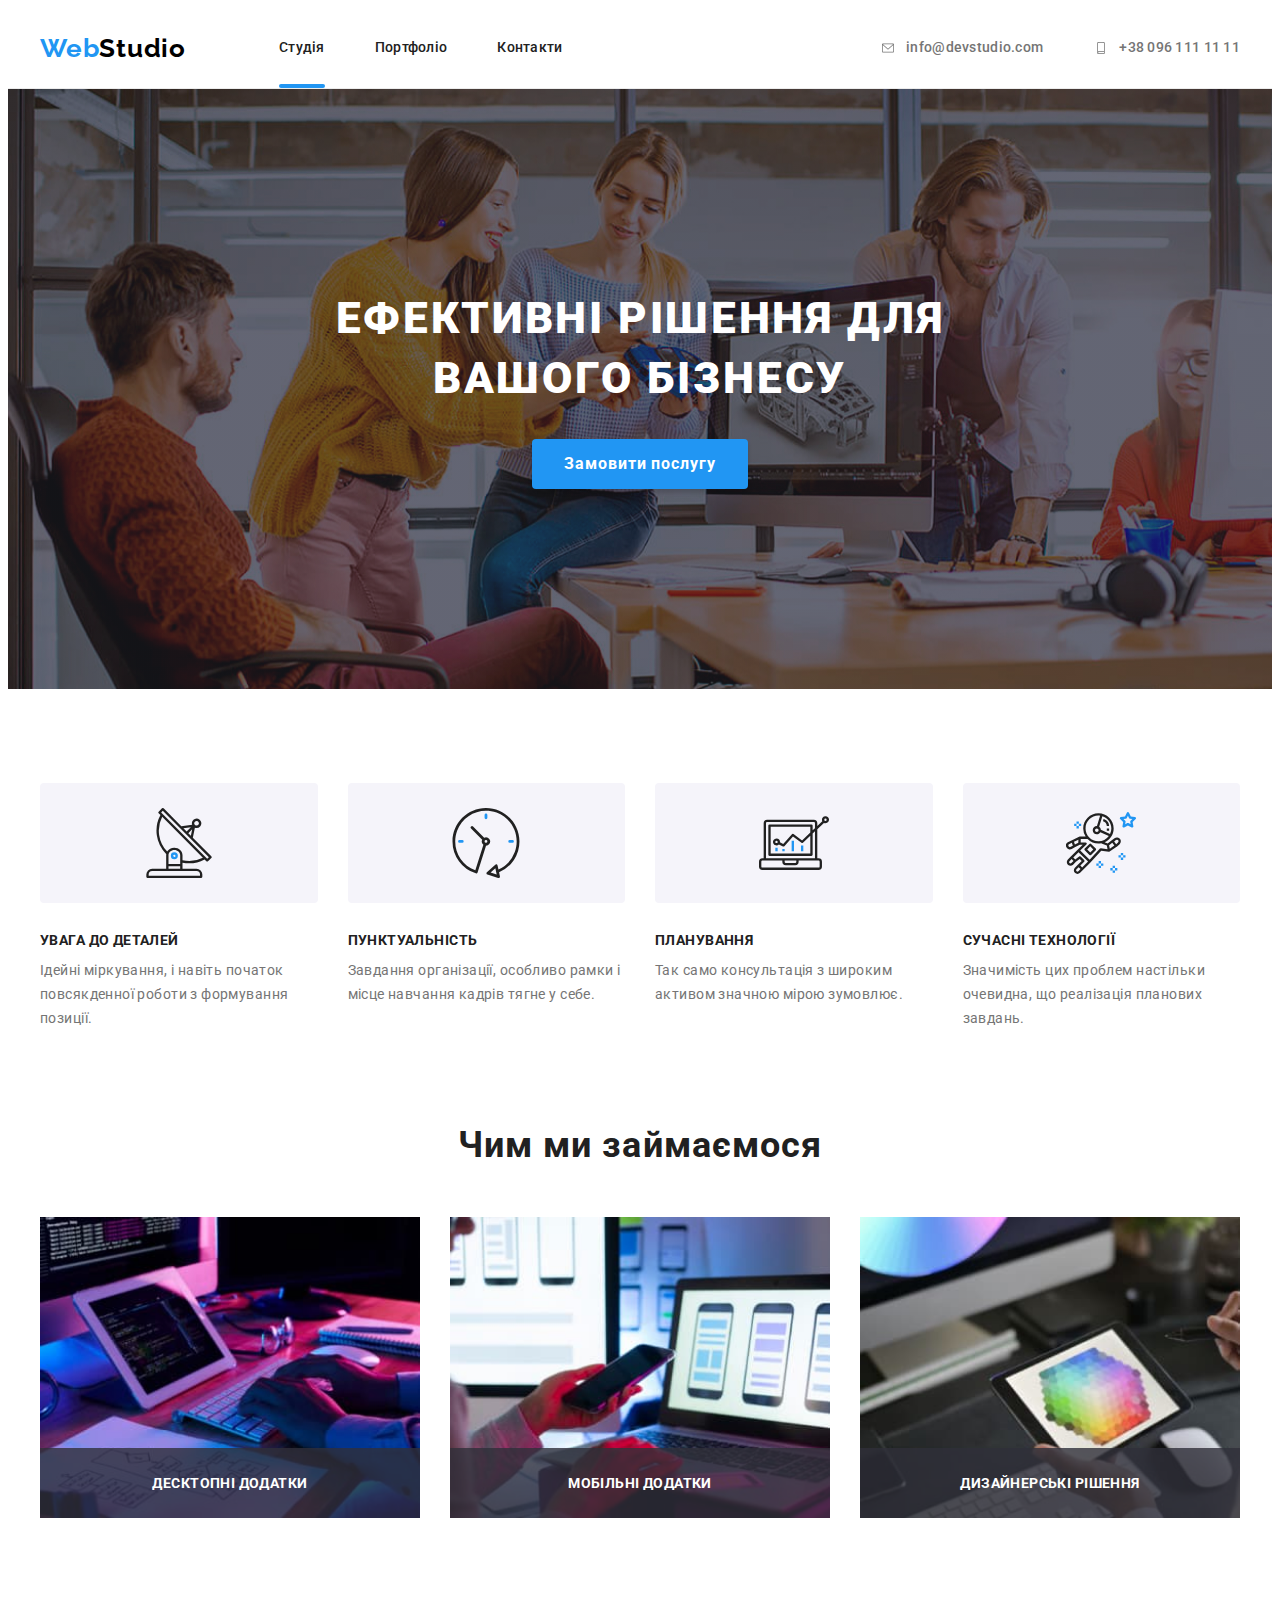
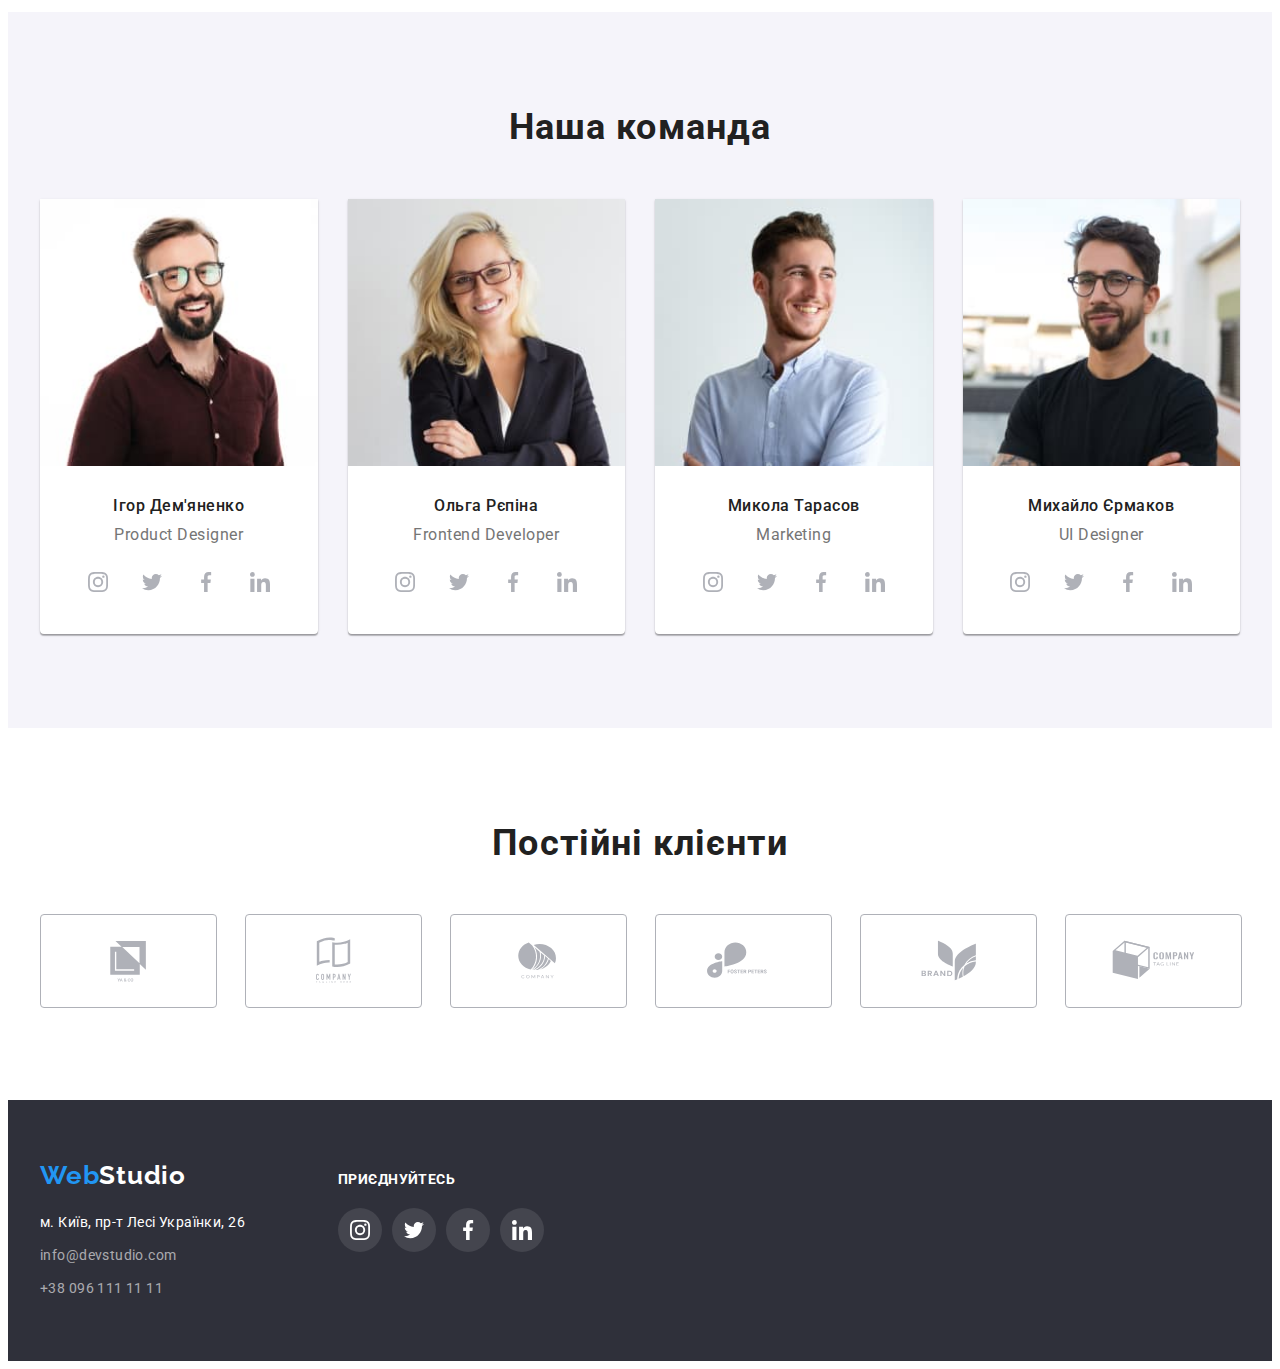
<file: index.html>
<!DOCTYPE html>
<html lang="uk">
  <head>
    <meta charset="UTF-8" />
    <meta http-equiv="X-UA-Compatible" content="IE=edge" />
    <meta name="viewport" content="width=device-width, initial-scale=1.0" />
    <title>Web studio</title>
    <link rel="preconnect" href="https://fonts.googleapis.com" />
    <link rel="preconnect" href="https://fonts.gstatic.com" crossorigin />
    <link
      href="https://fonts.googleapis.com/css2?family=Raleway:wght@700&family=Roboto:wght@400;500;700;900&display=swap"
      rel="stylesheet"
    />
    <link
      rel="stylesheet"
      href="https://cdnjs.cloudflare.com/ajax/libs/modern-normalize/1.1.0/modern-normalize.min.css"
      integrity="sha512-wpPYUAdjBVSE4KJnH1VR1HeZfpl1ub8YT/NKx4PuQ5NmX2tKuGu6U/JRp5y+Y8XG2tV+wKQpNHVUX03MfMFn9Q=="
      crossorigin="anonymous"
      referrerpolicy="no-referrer"
    />
    <link
      rel="stylesheet"
      href="https://cdnjs.cloudflare.com/ajax/libs/animate.css/4.1.1/animate.min.css"
    />
    <link rel="stylesheet" href="./css/styles.css" />
  </head>

  <body>
    <header class="header">
      <div class="container header-container">
        <a class="logo" href="./index.html" lang="en"
          ><span class="header-logo-web">Web</span>Studio</a
        >
        <nav class="nav-site">
          <ul class="nav-site-list">
            <li class="nav-site-item">
              <a class="nav-site-link current" href="./index.html">Студія</a>
            </li>
            <li class="nav-site-item">
              <a class="nav-site-link" href="./portfolio.html">Портфоліо</a>
            </li>
            <li class="nav-site-item">
              <a class="nav-site-link" href="#">Контакти</a>
            </li>
          </ul>
        </nav>
        <ul class="header-contacts-list">
          <li class="header-contacts-item">
            <a
              class="header-contacts-link"
              href="mailto:info@devstudio.com"
              lang="en"
              ><svg class="contacts-link-icon" width="16" height="12">
                <use href="./images/icons.svg#envelope"></use>
              </svg>
              info@devstudio.com</a
            >
          </li>
          <li class="header-contacts-item">
            <a class="header-contacts-link" href="tel:+380961111111">
              <svg class="contacts-link-icon" width="16" height="12">
                <use href="./images/icons.svg#smartphone"></use>
              </svg>
              +38 096 111 11 11
            </a>
          </li>
        </ul>
      </div>
    </header>

    <main>
      <!--Hero-->
      <section class="hero">
        <div class="container container-hero">
          <h1 class="hero-title animate__animated animate__zoomIn">
            Ефективні рішення для<br />
            вашого бізнесу
          </h1>
          <button class="hero-btn btn" type="button" data-modal-open>
            Замовити послугу
          </button>
        </div>
      </section>

      <!--Features-->
      <section class="features section">
        <div class="container">
          <h2 class="visually-hiden">Особливості</h2>
          <ul class="features-list">
            <li class="features-item">
              <div class="features-icon">
                <svg width="70" height="70">
                  <use href="./images/icons.svg#antenna"></use>
                </svg>
              </div>
              <h3 class="features-title">УВАГА ДО ДЕТАЛЕЙ</h3>
              <p class="features-text">
                Ідейні міркування, і навіть початок повсякденної роботи з
                формування позиції.
              </p>
            </li>

            <li class="features-item">
              <div class="features-icon">
                <svg width="70" height="70">
                  <use href="./images/icons.svg#clock"></use>
                </svg>
              </div>
              <h3 class="features-title">ПУНКТУАЛЬНІСТЬ</h3>
              <p class="features-text">
                Завдання організації, особливо рамки і місце навчання кадрів
                тягне у себе.
              </p>
            </li>

            <li class="features-item">
              <div class="features-icon">
                <svg width="70" height="70">
                  <use href="./images/icons.svg#diagram"></use>
                </svg>
              </div>
              <h3 class="features-title">ПЛАНУВАННЯ</h3>
              <p class="features-text">
                Так само консультація з широким активом значною мірою зумовлює.
              </p>
            </li>

            <li class="features-item">
              <div class="features-icon">
                <svg width="70" height="70">
                  <use href="./images/icons.svg#astronaut"></use>
                </svg>
              </div>
              <h3 class="features-title">СУЧАСНІ ТЕХНОЛОГІЇ</h3>
              <p class="features-text">
                Значимість цих проблем настільки очевидна, що реалізація
                планових завдань.
              </p>
            </li>
          </ul>
        </div>
      </section>

      <!--Works-->
      <section class="works section">
        <div class="container">
          <h2 class="section-title">Чим ми займаємося</h2>
          <ul class="works-list">
            <li class="works-item">
              <img
                src="./images/box_1.jpg"
                alt="Розробник створює код"
                width="370"
              />
              <p class="works-top-text">Десктопні додатки</p>
            </li>
            <li class="works-item">
              <img
                src="./images/box_2.jpg"
                alt="Розробник створює адаптивну версію для смартфону"
                width="370"
              />
              <p class="works-top-text">Мобільні додатки</p>
            </li>
            <li class="works-item">
              <img
                src="./images/box_3.jpg"
                alt="Розробник створює дизайн сайту"
                width="370"
              />
              <p class="works-top-text">Дизайнерські рішення</p>
            </li>
          </ul>
        </div>
      </section>

      <!--Team-->
      <section class="team section">
        <div class="container">
          <h2 class="section-title">Наша команда</h2>
          <ul class="team-list">
            <li class="team-card">
              <img
                src="./images/team_card_1.jpg"
                alt="Фото Ігор Дем'яненко"
                width="270"
              />
              <div class="team-card-bottom">
                <h3 class="card-title">Ігор Дем'яненко</h3>
                <p class="card-text" lang="en">Product Designer</p>
                <ul class="social-list">
                  <li class="social-item">
                    <a
                      class="social-link"
                      href="https://www.instagram.com/"
                      target="_blank"
                      rel="noopener noreferrer"
                    >
                      <svg class="social-icon" width="20" height="20">
                        <use href="./images/icons.svg#instagram"></use>
                      </svg>
                    </a>
                  </li>
                  <li class="social-item">
                    <a
                      class="social-link"
                      href="https://twitter.com/"
                      target="_blank"
                      rel="noopener noreferrer"
                    >
                      <svg class="social-icon" width="20" height="20">
                        <use href="./images/icons.svg#twitter"></use>
                      </svg>
                    </a>
                  </li>
                  <li class="social-item">
                    <a
                      class="social-link"
                      href="https://www.facebook.com/"
                      target="_blank"
                      rel="noopener noreferrer"
                    >
                      <svg class="social-icon" width="20" height="20">
                        <use href="./images/icons.svg#facebook"></use>
                      </svg>
                    </a>
                  </li>
                  <li class="social-item">
                    <a
                      class="social-link"
                      href="https://www.linkedin.com/"
                      target="_blank"
                      rel="noopener noreferrer"
                    >
                      <svg class="social-icon" width="20" height="20">
                        <use href="./images/icons.svg#linkedin"></use>
                      </svg>
                    </a>
                  </li>
                </ul>
              </div>
            </li>
            <li class="team-card">
              <img
                src="./images/team_card_2.jpg"
                alt="Фото Ольга Рєпіна"
                width="270"
              />
              <div class="team-card-bottom">
                <h3 class="card-title">Ольга Рєпіна</h3>
                <p class="card-text" lang="en">Frontend Developer</p>
                <ul class="social-list">
                  <li class="social-item">
                    <a
                      class="social-link"
                      href="https://www.instagram.com/"
                      target="_blank"
                      rel="noopener noreferrer"
                    >
                      <svg class="social-icon" width="20" height="20">
                        <use href="./images/icons.svg#instagram"></use>
                      </svg>
                    </a>
                  </li>
                  <li class="social-item">
                    <a
                      class="social-link"
                      href="https://twitter.com/"
                      target="_blank"
                      rel="noopener noreferrer"
                    >
                      <svg class="social-icon" width="20" height="20">
                        <use href="./images/icons.svg#twitter"></use>
                      </svg>
                    </a>
                  </li>
                  <li class="social-item">
                    <a
                      class="social-link"
                      href="https://www.facebook.com/"
                      target="_blank"
                      rel="noopener noreferrer"
                    >
                      <svg class="social-icon" width="20" height="20">
                        <use href="./images/icons.svg#facebook"></use>
                      </svg>
                    </a>
                  </li>
                  <li class="social-item">
                    <a
                      class="social-link"
                      href="https://www.linkedin.com/"
                      target="_blank"
                      rel="noopener noreferrer"
                    >
                      <svg class="social-icon" width="20" height="20">
                        <use href="./images/icons.svg#linkedin"></use>
                      </svg>
                    </a>
                  </li>
                </ul>
              </div>
            </li>
            <li class="team-card">
              <img
                src="./images/team_card_3.jpg"
                alt="Фото Микола Тарасов"
                width="270"
              />
              <div class="team-card-bottom">
                <h3 class="card-title">Микола Тарасов</h3>
                <p class="card-text" lang="en">Marketing</p>
                <ul class="social-list">
                  <li class="social-item">
                    <a
                      class="social-link"
                      href="https://www.instagram.com/"
                      target="_blank"
                      rel="noopener noreferrer"
                    >
                      <svg class="social-icon" width="20" height="20">
                        <use href="./images/icons.svg#instagram"></use>
                      </svg>
                    </a>
                  </li>
                  <li class="social-item">
                    <a
                      class="social-link"
                      href="https://twitter.com/"
                      target="_blank"
                      rel="noopener noreferrer"
                    >
                      <svg class="social-icon" width="20" height="20">
                        <use href="./images/icons.svg#twitter"></use>
                      </svg>
                    </a>
                  </li>
                  <li class="social-item">
                    <a
                      class="social-link"
                      href="https://www.facebook.com/"
                      target="_blank"
                      rel="noopener noreferrer"
                    >
                      <svg class="social-icon" width="20" height="20">
                        <use href="./images/icons.svg#facebook"></use>
                      </svg>
                    </a>
                  </li>
                  <li class="social-item">
                    <a
                      class="social-link"
                      href="https://www.linkedin.com/"
                      target="_blank"
                      rel="noopener noreferrer"
                    >
                      <svg class="social-icon" width="20" height="20">
                        <use href="./images/icons.svg#linkedin"></use>
                      </svg>
                    </a>
                  </li>
                </ul>
              </div>
            </li>
            <li class="team-card">
              <img
                src="./images/team_card_4.jpg"
                alt="Фото Михайло Єрмаков"
                width="270"
              />
              <div class="team-card-bottom">
                <h3 class="card-title">Михайло Єрмаков</h3>
                <p class="card-text" lang="en">UI Designer</p>
                <ul class="social-list">
                  <li class="social-item">
                    <a
                      class="social-link"
                      href="https://www.instagram.com/"
                      target="_blank"
                      rel="noopener noreferrer"
                    >
                      <svg class="social-icon" width="20" height="20">
                        <use href="./images/icons.svg#instagram"></use>
                      </svg>
                    </a>
                  </li>
                  <li class="social-item">
                    <a
                      class="social-link"
                      href="https://twitter.com/"
                      target="_blank"
                      rel="noopener noreferrer"
                    >
                      <svg class="social-icon" width="20" height="20">
                        <use href="./images/icons.svg#twitter"></use>
                      </svg>
                    </a>
                  </li>
                  <li class="social-item">
                    <a
                      class="social-link"
                      href="https://www.facebook.com/"
                      target="_blank"
                      rel="noopener noreferrer"
                    >
                      <svg class="social-icon" width="20" height="20">
                        <use href="./images/icons.svg#facebook"></use>
                      </svg>
                    </a>
                  </li>
                  <li class="social-item">
                    <a
                      class="social-link"
                      href="https://www.linkedin.com/"
                      target="_blank"
                      rel="noopener noreferrer"
                    >
                      <svg class="social-icon" width="20" height="20">
                        <use href="./images/icons.svg#linkedin"></use>
                      </svg>
                    </a>
                  </li>
                </ul>
              </div>
            </li>
          </ul>
        </div>
      </section>

      <!-- Clients -->
      <section class="clients section">
        <div class="container">
          <h2 class="section-title">Постійні клієнти</h2>
          <ul class="clients-list">
            <li class="clients-item">
              <a
                class="clients-link"
                href="#"
                target="_blank"
                rel="noopener noreferrer"
              >
                <svg class="clients-icon" width="106" height="60">
                  <use href="./images/icons.svg#logo-client-first"></use>
                </svg>
              </a>
            </li>
            <li class="clients-item">
              <a
                class="clients-link"
                href="#"
                target="_blank"
                rel="noopener noreferrer"
              >
                <svg class="clients-icon" width="106" height="60">
                  <use href="./images/icons.svg#logo-client-second"></use>
                </svg>
              </a>
            </li>
            <li class="clients-item">
              <a
                class="clients-link"
                href="#"
                target="_blank"
                rel="noopener noreferrer"
              >
                <svg class="clients-icon" width="106" height="60">
                  <use href="./images/icons.svg#logo-client-third"></use>
                </svg>
              </a>
            </li>
            <li class="clients-item">
              <a
                class="clients-link"
                href="#"
                target="_blank"
                rel="noopener noreferrer"
              >
                <svg class="clients-icon" width="106" height="60">
                  <use href="./images/icons.svg#logo-client-fourth"></use>
                </svg>
              </a>
            </li>
            <li class="clients-item">
              <a
                class="clients-link"
                href="#"
                target="_blank"
                rel="noopener noreferrer"
              >
                <svg class="clients-icon" width="106" height="60">
                  <use href="./images/icons.svg#logo-client-fifth"></use>
                </svg>
              </a>
            </li>
            <li class="clients-item">
              <a
                class="clients-link"
                href="#"
                target="_blank"
                rel="noopener noreferrer"
              >
                <svg class="clients-icon" width="106" height="60">
                  <use href="./images/icons.svg#logo-client-sixth"></use>
                </svg>
              </a>
            </li>
          </ul>
        </div>
      </section>
    </main>

    <footer class="footer">
      <div class="container container-footer">
        <div>
          <a class="logo footer-logo" href="./index.html" lang="en"
            ><span class="header-logo-web">Web</span>Studio</a
          >
          <address class="address">
            м. Київ, пр-т Лесі Українки, 26
            <ul class="footer-list">
              <li class="footer-item">
                <a
                  class="footer-link"
                  href="mailto:info@devstudio.com"
                  lang="en"
                  >info@devstudio.com</a
                >
              </li>
              <li class="footer-item">
                <a class="footer-link" href="tel:+380961111111"
                  >+38 096 111 11 11</a
                >
              </li>
            </ul>
          </address>
        </div>
        <div>
          <h2 class="footer-title">приєднуйтесь</h2>
          <ul class="social-list">
            <li class="social-item">
              <a
                class="social-link footer-social-link"
                href="https://www.instagram.com/"
                target="_blank"
                rel="noopener noreferrer"
              >
                <svg class="footer-social-icon" width="20" height="20">
                  <use href="./images/icons.svg#instagram"></use>
                </svg>
              </a>
            </li>
            <li class="social-item">
              <a
                class="social-link footer-social-link"
                href="https://twitter.com/"
                target="_blank"
                rel="noopener noreferrer"
              >
                <svg class="footer-social-icon" width="20" height="20">
                  <use href="./images/icons.svg#twitter"></use>
                </svg>
              </a>
            </li>
            <li class="social-item">
              <a
                class="social-link footer-social-link"
                href="https://www.facebook.com/"
                target="_blank"
                rel="noopener noreferrer"
              >
                <svg class="footer-social-icon" width="20" height="20">
                  <use href="./images/icons.svg#facebook"></use>
                </svg>
              </a>
            </li>
            <li class="social-item">
              <a
                class="social-link footer-social-link"
                href="https://www.linkedin.com/"
                target="_blank"
                rel="noopener noreferrer"
              >
                <svg class="footer-social-icon" width="20" height="20">
                  <use href="./images/icons.svg#linkedin"></use>
                </svg>
              </a>
            </li>
          </ul>
        </div>
      </div>
    </footer>

    <div class="backdrop is-hidden" data-modal>
      <div class="modal">
        <button class="modal-close" type="button" data-modal-close>
          <svg class="modal-close-icon" width="18px" height="18px">
            <use href="./images/icons.svg#close-btn"></use>
          </svg>
        </button>
      </div>
    </div>
    <script src="./js/modal.js"></script>
  </body>
</html>
</file>
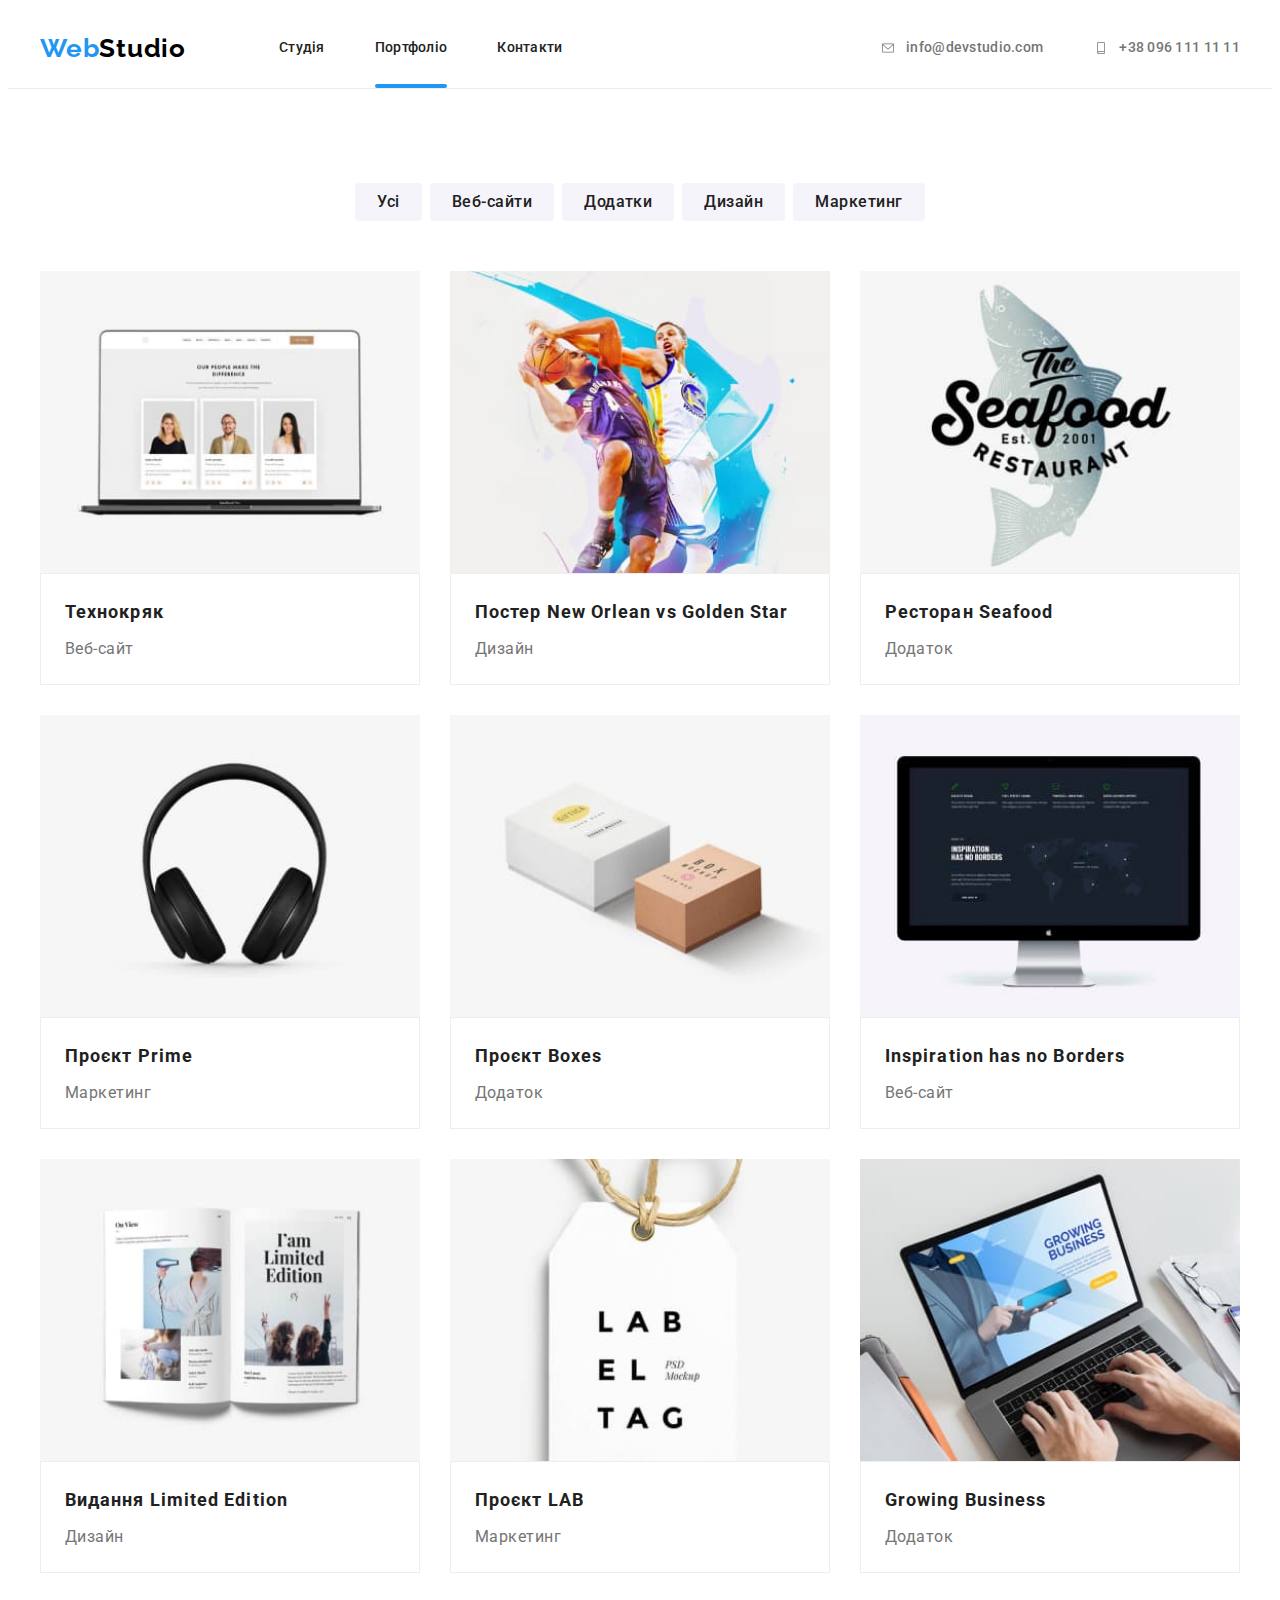
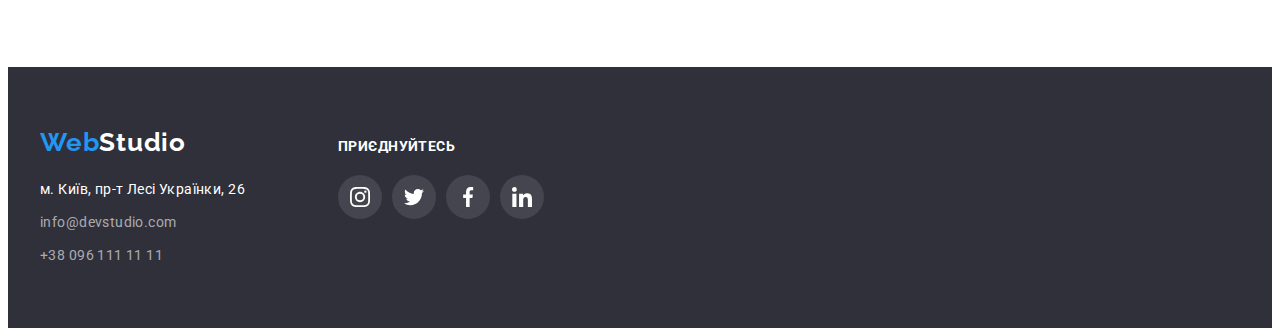
<file: portfolio.html>
<!DOCTYPE html>
<html lang="uk">
  <head>
    <meta charset="UTF-8" />
    <meta http-equiv="X-UA-Compatible" content="IE=edge" />
    <meta name="viewport" content="width=device-width, initial-scale=1.0" />
    <title>Portfolio</title>
    <link rel="preconnect" href="https://fonts.googleapis.com" />
    <link rel="preconnect" href="https://fonts.gstatic.com" crossorigin />
    <link
      href="https://fonts.googleapis.com/css2?family=Raleway:wght@700&family=Roboto:wght@400;500;700&display=swap"
      rel="stylesheet"
    />
    <link
      rel="stylesheet"
      href="https://cdnjs.cloudflare.com/ajax/libs/modern-normalize/1.1.0/modern-normalize.min.css"
      integrity="sha512-wpPYUAdjBVSE4KJnH1VR1HeZfpl1ub8YT/NKx4PuQ5NmX2tKuGu6U/JRp5y+Y8XG2tV+wKQpNHVUX03MfMFn9Q=="
      crossorigin="anonymous"
      referrerpolicy="no-referrer"
    />
    <link
      rel="stylesheet"
      href="https://cdnjs.cloudflare.com/ajax/libs/animate.css/4.1.1/animate.min.css"
    />
    <link rel="stylesheet" href="./css/styles.css" />
  </head>

  <body>
    <header class="header">
      <div class="container header-container">
        <a class="logo" href="./index.html" lang="en"
          ><span class="header-logo-web">Web</span>Studio</a
        >
        <nav class="nav-site">
          <ul class="nav-site-list">
            <li class="nav-site-item">
              <a class="nav-site-link" href="./index.html">Студія</a>
            </li>
            <li class="nav-site-item">
              <a class="nav-site-link current" href="./portfolio.html"
                >Портфоліо</a
              >
            </li>
            <li class="nav-site-item">
              <a class="nav-site-link" href="#">Контакти</a>
            </li>
          </ul>
        </nav>
        <ul class="header-contacts-list">
          <li class="header-contacts-item">
            <a
              class="header-contacts-link"
              href="mailto:info@devstudio.com"
              lang="en"
              ><svg class="contacts-link-icon" width="16" height="12">
                <use href="./images/icons.svg#envelope"></use>
              </svg>
              info@devstudio.com</a
            >
          </li>
          <li class="header-contacts-item">
            <a class="header-contacts-link" href="tel:+380961111111">
              <svg class="contacts-link-icon" width="16" height="12">
                <use href="./images/icons.svg#smartphone"></use>
              </svg>
              +38 096 111 11 11
            </a>
          </li>
        </ul>
      </div>
    </header>

    <main>
      <section class="section">
        <div class="container">
          <h1 class="visually-hiden">Портфоліо</h1>
          <ul class="portfolio-filters-list">
            <li class="portfolio-filters-item">
              <button class="portfolio-btn btn" type="button">Усі</button>
            </li>
            <li class="portfolio-filters-item">
              <button class="portfolio-btn btn" type="button">Веб-сайти</button>
            </li>
            <li class="portfolio-filters-item">
              <button class="portfolio-btn btn" type="button">Додатки</button>
            </li>
            <li class="portfolio-filters-item">
              <button class="portfolio-btn btn" type="button">Дизайн</button>
            </li>
            <li class="portfolio-filters-item">
              <button class="portfolio-btn btn" type="button">Маркетинг</button>
            </li>
          </ul>
          <ul class="portfolio-projects-list">
            <li class="portfolio-projects-item">
              <a class="portfolio-projects-link" href="">
                <div class="portfolio-top-wrap">
                  <img
                    src="./images/project1.jpg"
                    alt="Відкритий ноутбук"
                    width="370"
                  />
                  <p class="portfolio-top-text">
                    Ресурс пропонує комплексні пропозиції з різним рівнем
                    функціоналу та сервісів. Все це дозволить відвідувачу
                    отримати вичерпні відомості про компанію чи приватну особу.
                  </p>
                </div>
                <div class="portfolio-description">
                  <h2 class="portfolio-title">Технокряк</h2>
                  <p class="portfolio-text">Веб-сайт</p>
                </div>
              </a>
            </li>
            <li class="portfolio-projects-item">
              <a class="portfolio-projects-link" href="">
                <div class="portfolio-top-wrap">
                  <img
                    src="./images/project2.jpg"
                    alt="Два баскетболісти"
                    width="370"
                  />
                  <p class="portfolio-top-text">
                    Ресурс пропонує комплексні пропозиції з різним рівнем
                    функціоналу та сервісів. Все це дозволить відвідувачу
                    отримати вичерпні відомості про компанію чи приватну особу.
                  </p>
                </div>
                <div class="portfolio-description">
                  <h2 class="portfolio-title">
                    Постер New Orlean vs Golden Star
                  </h2>
                  <p class="portfolio-text">Дизайн</p>
                </div>
              </a>
            </li>
            <li class="portfolio-projects-item">
              <a class="portfolio-projects-link" href="">
                <div class="portfolio-top-wrap">
                  <img
                    src="./images/project3.jpg"
                    alt="Лого рибного ресторану"
                    width="370"
                  />
                  <p class="portfolio-top-text">
                    Ресурс пропонує комплексні пропозиції з різним рівнем
                    функціоналу та сервісів. Все це дозволить відвідувачу
                    отримати вичерпні відомості про компанію чи приватну особу.
                  </p>
                </div>
                <div class="portfolio-description">
                  <h2 class="portfolio-title">Ресторан Seafood</h2>
                  <p class="portfolio-text">Додаток</p>
                </div>
              </a>
            </li>
            <li class="portfolio-projects-item">
              <a class="portfolio-projects-link" href="">
                <div class="portfolio-top-wrap">
                  <img
                    src="./images/project4.jpg"
                    alt="Навушники"
                    width="370"
                  />
                  <p class="portfolio-top-text">
                    Ресурс пропонує комплексні пропозиції з різним рівнем
                    функціоналу та сервісів. Все це дозволить відвідувачу
                    отримати вичерпні відомості про компанію чи приватну особу.
                  </p>
                </div>
                <div class="portfolio-description">
                  <h2 class="portfolio-title">Проєкт Prime</h2>
                  <p class="portfolio-text">Маркетинг</p>
                </div>
              </a>
            </li>
            <li class="portfolio-projects-item">
              <a class="portfolio-projects-link" href="">
                <div class="portfolio-top-wrap">
                  <img
                    src="./images/project5.jpg"
                    alt="Дві коробки"
                    width="370"
                  />
                  <p class="portfolio-top-text">
                    Ресурс пропонує комплексні пропозиції з різним рівнем
                    функціоналу та сервісів. Все це дозволить відвідувачу
                    отримати вичерпні відомості про компанію чи приватну особу.
                  </p>
                </div>
                <div class="portfolio-description">
                  <h2 class="portfolio-title">Проєкт Boxes</h2>
                  <p class="portfolio-text">Додаток</p>
                </div>
              </a>
            </li>
            <li class="portfolio-projects-item">
              <a class="portfolio-projects-link" href="">
                <div class="portfolio-top-wrap">
                  <img
                    src="./images/project6.jpg"
                    alt="Монітор MAC"
                    width="370"
                  />
                  <p class="portfolio-top-text">
                    Ресурс пропонує комплексні пропозиції з різним рівнем
                    функціоналу та сервісів. Все це дозволить відвідувачу
                    отримати вичерпні відомості про компанію чи приватну особу.
                  </p>
                </div>
                <div class="portfolio-description">
                  <h2 class="portfolio-title">Inspiration has no Borders</h2>
                  <p class="portfolio-text">Веб-сайт</p>
                </div>
              </a>
            </li>
            <li class="portfolio-projects-item">
              <a class="portfolio-projects-link" href="">
                <div class="portfolio-top-wrap">
                  <img
                    src="./images/project7.jpg"
                    alt="Рознорнута книга"
                    width="370"
                  />
                  <p class="portfolio-top-text">
                    Ресурс пропонує комплексні пропозиції з різним рівнем
                    функціоналу та сервісів. Все це дозволить відвідувачу
                    отримати вичерпні відомості про компанію чи приватну особу.
                  </p>
                </div>
                <div class="portfolio-description">
                  <h2 class="portfolio-title">Видання Limited Edition</h2>
                  <p class="portfolio-text">Дизайн</p>
                </div>
              </a>
            </li>
            <li class="portfolio-projects-item">
              <a class="portfolio-projects-link" href="">
                <div class="portfolio-top-wrap">
                  <img
                    src="./images/project8.jpg"
                    alt="Бірка LABEL TAG"
                    width="370"
                  />
                  <p class="portfolio-top-text">
                    Ресурс пропонує комплексні пропозиції з різним рівнем
                    функціоналу та сервісів. Все це дозволить відвідувачу
                    отримати вичерпні відомості про компанію чи приватну особу.
                  </p>
                </div>
                <div class="portfolio-description">
                  <h2 class="portfolio-title">Проєкт LAB</h2>
                  <p class="portfolio-text">Маркетинг</p>
                </div>
              </a>
            </li>
            <li class="portfolio-projects-item">
              <a class="portfolio-projects-link" href="">
                <div class="portfolio-top-wrap">
                  <img
                    src="./images/project9.jpg"
                    alt="Презентація мобільного застосунку"
                    width="370"
                  />
                  <p class="portfolio-top-text">
                    Ресурс пропонує комплексні пропозиції з різним рівнем
                    функціоналу та сервісів. Все це дозволить відвідувачу
                    отримати вичерпні відомості про компанію чи приватну особу.
                  </p>
                </div>
                <div class="portfolio-description">
                  <h2 class="portfolio-title">Growing Business</h2>
                  <p class="portfolio-text">Додаток</p>
                </div>
              </a>
            </li>
          </ul>
        </div>
      </section>
    </main>

    <footer class="footer">
      <div class="container container-footer">
        <div class="footer-address">
          <a class="logo footer-logo" href="./index.html" lang="en"
            ><span class="header-logo-web">Web</span>Studio</a
          >
          <address class="address">
            м. Київ, пр-т Лесі Українки, 26
            <ul class="footer-list">
              <li class="footer-item">
                <a
                  class="footer-link"
                  href="mailto:info@devstudio.com"
                  lang="en"
                  >info@devstudio.com</a
                >
              </li>
              <li class="footer-item">
                <a class="footer-link" href="tel:+380961111111"
                  >+38 096 111 11 11</a
                >
              </li>
            </ul>
          </address>
        </div>
        <div class="footer-join-in">
          <h2 class="footer-title">приєднуйтесь</h2>
          <ul class="social-list">
            <li class="social-item">
              <a
                class="social-link footer-social-link"
                href="https://www.instagram.com/"
                target="_blank"
                rel="noopener noreferrer"
              >
                <svg class="footer-social-icon" width="20" height="20">
                  <use href="./images/icons.svg#instagram"></use>
                </svg>
              </a>
            </li>
            <li class="social-item">
              <a
                class="social-link footer-social-link"
                href="https://twitter.com/"
                target="_blank"
                rel="noopener noreferrer"
              >
                <svg class="footer-social-icon" width="20" height="20">
                  <use href="./images/icons.svg#twitter"></use>
                </svg>
              </a>
            </li>
            <li class="social-item">
              <a
                class="social-link footer-social-link"
                href="https://www.facebook.com/"
                target="_blank"
                rel="noopener noreferrer"
              >
                <svg class="footer-social-icon" width="20" height="20">
                  <use href="./images/icons.svg#facebook"></use>
                </svg>
              </a>
            </li>
            <li class="social-item">
              <a
                class="social-link footer-social-link"
                href="https://www.linkedin.com/"
                target="_blank"
                rel="noopener noreferrer"
              >
                <svg class="footer-social-icon" width="20" height="20">
                  <use href="./images/icons.svg#linkedin"></use>
                </svg>
              </a>
            </li>
          </ul>
        </div>
      </div>
    </footer>
  </body>
</html>
</file>
<file: css/styles.css>
:root {
    --main-color: #212121;
    --color-gray: #757575;
    --color-blue: #2196F3;
    --color-blue-dark: #188CE8;
    --color-white: #FFFFFF;
    --color-black: #000000;
    --color-footer-link: rgba(255, 255, 255, 0.6);
    --color-portfolio-btn: #F5F4FA;
    --background-color-dark: #2F303A;
    --background-color-hero: rgba(47, 48, 58, 0.4);
    --background-color-hero-second: #C4C4C4;
    --background-color-light: #F5F4FA;
    --background-color-white: var(--color-white);
    --font-ral: 'Raleway', sans-serif;
    --first-logo-color: var(--color-black);
    --second-logo-color: var(--color-blue);
    --footer-logo-color: var(--color-white);
    --title-color: var(--main-color);
    --text-color: var(--color-gray);
    --first-link-color: var(--main-color);
    --second-link-color: var(--color-blue);
    --first-btn-color: var(--color-white);
    --second-btn-color: var(--main-color);
    --hover-btn-color: var(--color-blue);
    --social-background-color: var(--color-white);
    --hover-social-background-color: var(--color-blue);
    --icon-color: #AFB1B8;
    --hover-icon-color: var(--color-white);
    --footer-social-background-color: rgba(255, 255, 255, 0.1);
    --tra-cubic: cubic-bezier(0.4, 0, 0.2, 1);
}

h1,
h2,
h3,
h4,
h5,
h6,
p {
    margin: 0;
}
ul {
    list-style: none;
    margin: 0;
    padding: 0;
}
button {
    cursor: pointer;
}
img {
    display: block;
    min-width: 100%;
    height: auto;
}


body {
    font-family: 'Roboto', sans-serif;
    color: var(--main-color);
}

.visually-hiden {
    position: absolute;
    width: 1px;
    height: 1px;
    margin: -1px;
    border: 0;
    padding: 0;
    white-space: nowrap;
    clip-path: inset(100%);
    clip: rect(0 0 0 0);
    overflow: hidden;
}

.container {
    width: 1200px;
    padding: 0 15px;
    margin: 0 auto;
}

.btn {
    font-family: inherit;
    border: none;
}

/*-----HEADER--------------*/

.header a {
    text-decoration: none;
}
.header {
    border-bottom: 1px solid #ECECEC;
}
.header-container {
    display: flex;
    align-items: center;
}
.logo {
    font-family: var(--font-ral);
    font-weight: 700;
    font-size: 26px;
    line-height: 1.19;
    letter-spacing: 0.03em;
    color: var(--first-logo-color);
}

.header-logo-web {
    color: var(--second-logo-color);
}
.nav-site {
    margin-left: 93px;
}
.nav-site-list {
    display: flex;
    gap: 50px;
}
.nav-site-item {
    position: relative;
}

.nav-site-link {
    display: block;
    font-weight: 500;
    font-size: 14px;
    line-height: 1.14;
    letter-spacing: 0.02em;
    color: var(--first-link-color);
    padding-top: 32px;
    padding-bottom: 32px;
    transition: color 250ms var(--tra-cubic);
}

.nav-site-link:hover,
.nav-site-link:focus {
    color: var(--second-link-color);
}

.current {
    
}
.current::after {
    position: absolute;
    content: '';
    height: 4px;
    width: 100%;
    display: block;
    background-color: var(--second-link-color);
    border-radius: 2px;
    bottom: 0;
}

.header-contacts-list {
    display: flex;
    margin-left: auto;
    gap: 50px;
}
.header-contacts-item {
}
.header-contacts-link {
    display: flex;
    align-items: center;
    font-weight: 500;
    font-size: 14px;
    line-height: 1.14;
    letter-spacing: 0.02em;
    color: var(--color-gray);
    transition: color 250ms var(--tra-cubic);
}
.contacts-link-icon {
    margin-right: 10px;
    fill: currentColor;
}

.header-contacts-link:hover,
.header-contacts-link:focus {
    color: var(--color-blue)
}

/*-----MAIN--------------*/

.section-title {
    font-size: 36px;
    line-height: 1.17;
    text-align: center;
    letter-spacing: 0.03em;
    color: var(--title-color);
    margin-bottom: 50px;
}
.section {
    padding-top: 94px;
    padding-bottom: 94px;
}

/*-----Hero------------*/

.hero {
    max-width: 1600px;
    background-image: linear-gradient(var(--background-color-hero), var(--background-color-hero)),
    url(../images/hero-background.jpg);
    background-color: var(--background-color-hero-second);
    background-repeat: no-repeat;
    background-size: cover;
    margin: 0 auto;
}
.container-hero {
    padding-top: 200px;
    padding-bottom: 200px;
    text-align: center;
}
.hero-title {
    font-weight: 900;
    font-size: 44px;
    line-height: 1.36;
    letter-spacing: 0.06em;
    text-transform: uppercase;
    color: var(--color-white);
    margin-bottom: 30px;
}
.animate__zoomIn {
    animation-duration: 2000ms;
}

.hero-btn {
    min-width: 216px;
    font-weight: 700;
    font-size: 16px;
    line-height: 1.88;
    letter-spacing: 0.06em;
    background-color: var(--color-blue);
    color: var(--first-btn-color);
    box-shadow: 0px 4px 4px rgba(0, 0, 0, 0.15);
    border-radius: 4px;
    padding: 10px 32px;
    transition: background-color 250ms var(--tra-cubic);
}

.hero-btn:hover,
.hero-btn:focus {
    background-color: var(--color-blue-dark);
}

/*-----Features------------*/

.features {
}

.features-list {
    display: flex;
    gap: 30px;
}
.features-item {
    flex-basis: calc((100% - 90px)/4);
}
.features-icon {
    background-color: var(--background-color-light);
    height: 120px;
    border-radius: 4px;
    margin-bottom: 30px;
    display: flex;
    justify-content: center;
    align-items: center;
}
.features-title {
    font-size: 14px;
    line-height: 1.14;
    letter-spacing: 0.03em;
    text-transform: uppercase;
    color: var(--title-color);
    margin-bottom: 10px;
}
.features-text {
    font-size: 14px;
    line-height: 1.71;
    letter-spacing: 0.03em;
    color: var(--text-color);
}

/*-----Works------------*/

.works {
    padding-top: 0;
}  

.works-list {
    display: flex;
    gap: 30px;
}
.works-item {
    position: relative;
    flex-basis: calc((100% - 60px)/3);
}
.works-top-text {
    position: absolute;
    left: 0;
    bottom: 0;
    width: 100%;
    font-weight: 700;
    font-size: 14px;
    line-height: 1.14;
    letter-spacing: 0.03em;
    text-transform: uppercase;
    color: #FFFFFF;
    background-color: rgba(47, 48, 58, 0.8);
    height: 70px;
    display: flex;
    align-items: center;
    justify-content: center;
}

/*-----Team------------*/

.team {
    background-color: var(--background-color-light);
    text-align: center;
}

.team a {
    text-decoration: none;
}
.team-list {
    display: flex;
    gap: 30px;
}
.team-card {
    width: calc((100% - 90px)/4);
    background-color: var(--background-color-white);
    box-shadow: 0px 1px 3px rgba(0, 0, 0, 0.12), 0px 1px 1px rgba(0, 0, 0, 0.14), 0px 2px 1px rgba(0, 0, 0, 0.2);
    border-radius: 0px 0px 4px 4px;
}
.team-card-bottom {
    padding-top: 30px;
    padding-bottom: 30px;
}
.card-title {
    font-weight: 500;
    font-size: 16px;
    line-height: 1.19;
    text-align: center;
    letter-spacing: 0.03em;
    color: var(--title-color);
    margin-bottom: 10px;
}
.card-text {
    font-size: 16px;
    line-height: 1.19;
    text-align: center;
    letter-spacing: 0.03em;
    color: var(--text-color);
    margin-bottom: 16px;
}
.social-list {
    display: flex;
    gap: 10px;
    justify-content: center;
}
.social-item {
    width: 44px;
    height: 44px;
}
.social-link {
    width: 100%;
    height: 100%;
    background-color: var(--social-background-color);
    border-radius: 50%;
    display: flex;
    align-items: center;
    justify-content: center;
    transition: background-color 250ms var(--tra-cubic);
}
.social-icon {
    fill: var(--icon-color);
    transition: fill 250ms var(--tra-cubic);
}

.social-link:hover,
.social-link:focus {
    background-color: var(--hover-social-background-color);
}
.social-link:hover .social-icon,
.social-link:focus .social-icon {
    fill: var(--hover-icon-color)
}

/* -------Clients-------- */

.clients {
}
.clients-list {
    display: flex;
    gap: 30px;
    justify-content: center;
}
.clients-item {
    --n: 6; /* --The number of elements */
    width: calc((100% - (var(--n) - 1)*30px)/var(--n));
    height: 92px;
}
.clients-link {
    width: 100%;
    height: 100%;
    display: flex;
    justify-content: center;
    align-items: center;
    border: 1px solid;
    border-color: var(--icon-color);
    border-radius: 4px;
    transition: border-color 250ms var(--tra-cubic);
}
.clients-icon {
    width: 100%;
    height: 100%;
    fill: var(--icon-color);
    transition: fill 250ms var(--tra-cubic);
}

.clients-link:hover,
.clients-link:focus {
    border-color: var(--second-link-color);
}
.clients-link:hover .clients-icon,
.clients-link:focus .clients-icon {
    fill: var(--second-link-color);
}

/*-----FOOTER--------------*/

.footer {
    background-color: var(--background-color-dark);
    padding-top: 60px;
    padding-bottom: 60px;
}
    
.footer a {
    text-decoration: none;
}

.container-footer {
    display: flex;
    gap: 93px;
    align-items: baseline;
}

.footer-logo {
    color: var(--footer-logo-color)
}
.address {
    font-style: normal;
    font-weight: 400;
    font-size: 14px;
    line-height: 1.71;
    letter-spacing: 0.03em;
    color: var(--color-white);
    margin-top: 20px;
}
.footer-list {
    margin-top: 9px;
}
.footer-item:not(:first-child) {
    margin-top: 9px;
}
.footer-link {
    color: var(--color-footer-link);
    transition: color 250ms var(--tra-cubic);
}
.footer-link:hover,
.footer-link:focus {
    color: var(--color-blue);
}

.footer-title {
    font-size: 14px;
    line-height: 1.14;
    letter-spacing: 0.03em;
    text-transform: uppercase;
    color: var(--footer-logo-color);
    margin-bottom: 20px;
}

.social-item {}

.footer-social-link {
    background-color: var(--footer-social-background-color);
}

.footer-social-icon {
    fill: var(--hover-icon-color)
}

/* -------Modal------- */

.backdrop {
    position: fixed;
    top: 0;
    width: 100vw;
    height: 100vh;
    background-color: rgba(0, 0, 0, 0.2);
    transition: opacity 250ms var(--tra-cubic), visibility 250ms var(--tra-cubic);
}
.modal {
    position: absolute;
    top: 50%;
    left: 50%;
    width: 528px;
    min-height: 581px;
    background-color: var(--background-color-white);
    box-shadow: 0px 1px 3px rgba(0, 0, 0, 0.12), 0px 1px 1px rgba(0, 0, 0, 0.14), 0px 2px 1px rgba(0, 0, 0, 0.2);
    border-radius: 4px;
    transform: translate(-50%, -50%) scale(1);
    opacity: 1;
    transition: transform 600ms var(--tra-cubic), opacity 600ms var(--tra-cubic);
}
.backdrop.is-hidden .modal {
    transform: translate(-50%, -50%) scale(1.2);
    opacity: 0;
}

.modal-close {
    position: absolute;
    right: 8px;
    top: 8px;

    width: 30px;
    height: 30px;

    border: 1px solid rgba(0, 0, 0, 0.1);
    border-radius: 50%;
    padding: 0;
    display: flex;
    align-items: center;
    justify-content: center;
    background-color: transparent;
}
.modal-close-icon {
    fill: var(--color-black);
    
}

.is-hidden {
    opacity: 0;
    visibility: hidden;
    pointer-events: none;
}

/*-----Portfolio--------------*/

.portfolio-filters-list {
    display: flex;
    justify-content: center;
    gap: 8px;
    margin-bottom: 50px;
}
.portfolio-filters-item {
}
.portfolio-btn {
    background-color: var(--color-portfolio-btn);
    border-radius: 4px;
    font-weight: 500;
    font-size: 16px;
    line-height: 1.63;
    text-align: center;
    letter-spacing: 0.03em;
    color: var(--second-btn-color);
    padding: 6px 22px;
    transition: background-color 250ms var(--tra-cubic), color 250ms var(--tra-cubic), box-shadow 250ms var(--tra-cubic);
}
.portfolio-btn:hover,
.portfolio-btn:focus {
    background-color: var(--hover-btn-color);
    color: var(--first-btn-color);
    box-shadow: 0px 3px 1px rgba(0, 0, 0, 0.1), 0px 1px 2px rgba(0, 0, 0, 0.08), 0px 2px 2px rgba(0, 0, 0, 0.12);
}
.portfolio-projects-list {
    display: flex;
    flex-wrap: wrap;
    gap: 30px;
}
.portfolio-projects-item {
    flex-basis: calc((100% - 60px)/3);
    background-color: var(--background-color-white);
}
.portfolio-projects-link {
    text-decoration: none;
    display: block;
    transition: box-shadow 250ms var(--tra-cubic);
}
.portfolio-projects-link:hover,
.portfolio-projects-link:focus {
    box-shadow: 0px 1px 1px rgba(0, 0, 0, 0.12), 0px 4px 4px rgba(0, 0, 0, 0.06), 1px 4px 6px rgba(0, 0, 0, 0.16);
}

.portfolio-top-wrap {
    position: relative;
    overflow: hidden;
}
.portfolio-top-text {
    position: absolute;
    top: 0;
    left: 0;

    font-weight: 400;
    font-size: 18px;
    line-height: 1.56;
    letter-spacing: 0.03em;
    color: var(--color-white);
    background-color: rgba(33, 150, 243, 0.9);
    padding: 63px 24px;
    height: 100%;
    transform: translateY(100%);
    transition: transform 250ms var(--tra-cubic);
}

.portfolio-projects-link:hover .portfolio-top-text {
    transform: translateY(0);
}

.portfolio-description {
    padding: 20px 24px;
    border: 1px solid #EEEEEE;
}
.portfolio-title {
    font-size: 18px;
    line-height: 2;
    letter-spacing: 0.06em;
    color: var(--title-color);
    margin-bottom: 4px;
}
.portfolio-text {
    font-size: 16px;
    line-height: 1.88;
    letter-spacing: 0.03em;
    color: var(--text-color);
}
</file>
